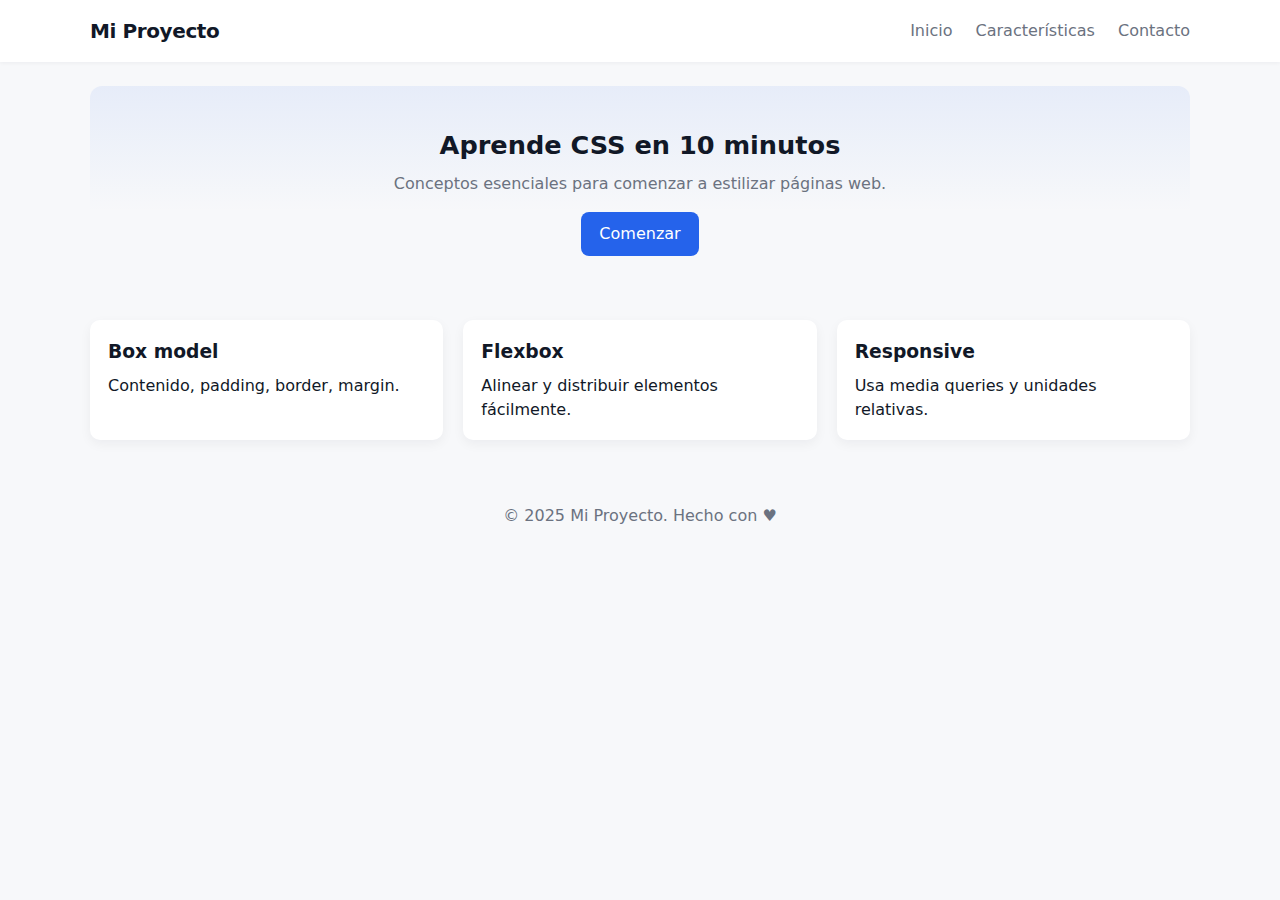
<file: 1/index.html>
<!doctype html>
<html lang="es">
<head>
  <meta charset="utf-8" />
  <meta name="viewport" content="width=device-width, initial-scale=1" />
  <title>Demo CSS — Bases</title>
  <!-- Enlazamos el CSS externo -->
  <link rel="stylesheet" href="styles.css">
</head>
<body>
  <header class="site-header">
    <div class="container">
      <h1 class="brand">Mi Proyecto</h1>
      <nav class="main-nav">
        <a href="#">Inicio</a>
        <a href="#">Características</a>
        <a href="#">Contacto</a>
      </nav>
    </div>
  </header>

  <main class="container">
    <section class="hero">
      <h2>Aprende CSS en 10 minutos</h2>
      <p>Conceptos esenciales para comenzar a estilizar páginas web.</p>
      <a class="btn" href="#">Comenzar</a>
    </section>

    <section class="cards">
      <article class="card">
        <h3>Box model</h3>
        <p>Contenido, padding, border, margin.</p>
      </article>
      <article class="card">
        <h3>Flexbox</h3>
        <p>Alinear y distribuir elementos fácilmente.</p>
      </article>
      <article class="card">
        <h3>Responsive</h3>
        <p>Usa media queries y unidades relativas.</p>
      </article>
    </section>
  </main>

  <footer class="site-footer">
    <div class="container">
      <p>© 2025 Mi Proyecto. Hecho con ♥</p>
    </div>
  </footer>
</body>
</html>
</file>
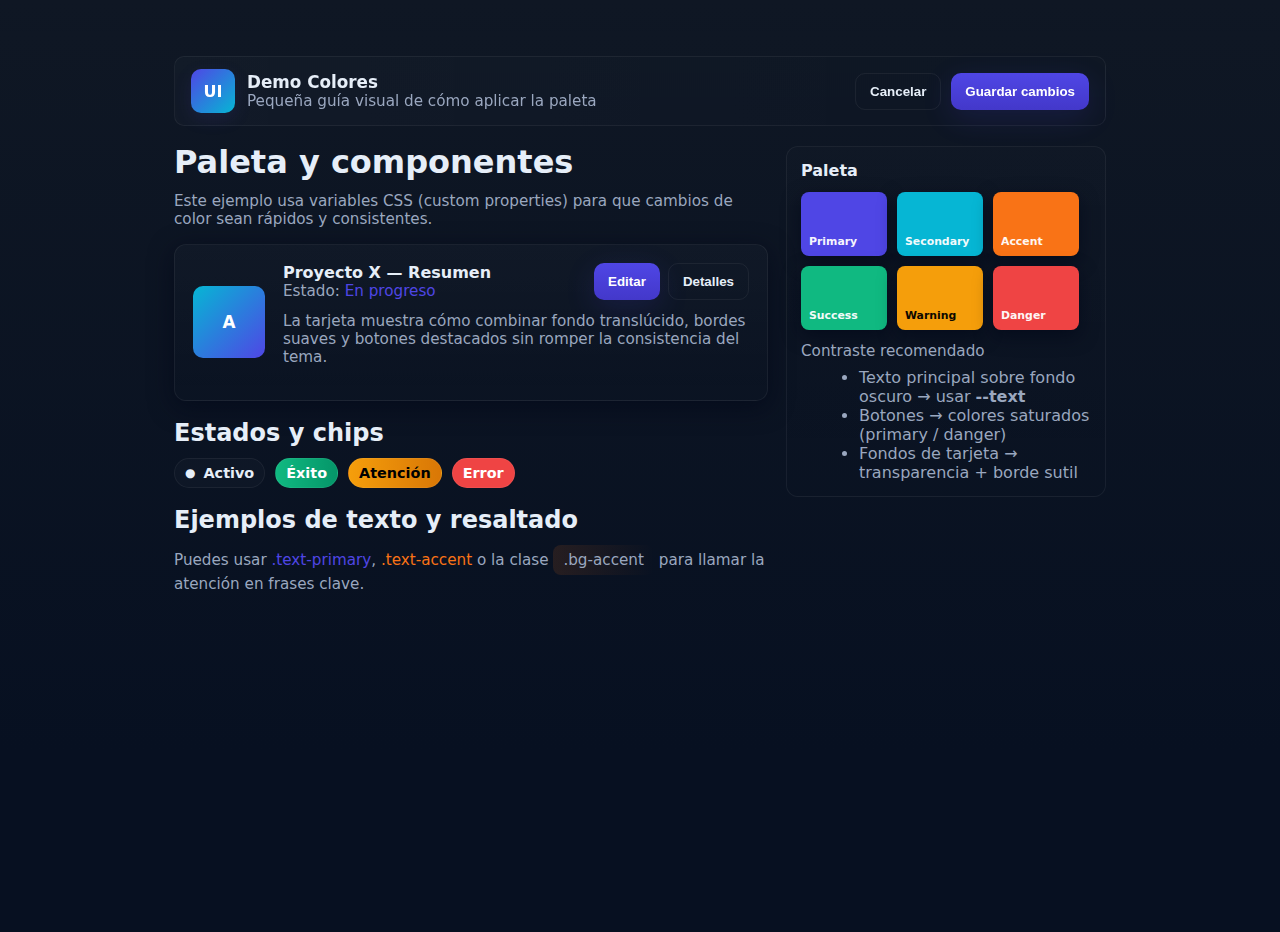
<file: 2/index.html>
<!doctype html>
<html lang="es">
<head>
  <meta charset="utf-8" />
  <meta name="viewport" content="width=device-width,initial-scale=1" />
  <title>Demo — Paleta de colores con CSS</title>
  <style>
    /* ---------------------------
       Variables de color (tema)
       --------------------------- */
    :root{
      /* Tonos principales */
      --bg:  #0f1724;   /* fondo oscuro */
      --surface: #0b1220;
      --text: #e6eef8;
      --muted: #9aa7bf;

      /* Paleta */
      --primary: #4f46e5;   /* índigo */
      --primary-600: #4338ca;
      --secondary: #06b6d4; /* cyan */
      --accent: #f97316;    /* naranja */

      /* Estados */
      --success: #10b981;
      --warning: #f59e0b;
      --danger:  #ef4444;

      /* Neutros para tarjetas / borders */
      --card: #0f1724;
      --border: rgba(255,255,255,0.06);
    }

    /* ---------------------------
       Reset y utilidades básicas
       --------------------------- */
    * { box-sizing: border-box; }
    html,body { height:100%; margin:0; font-family: "Inter", system-ui, -apple-system, "Segoe UI", Roboto, "Helvetica Neue", Arial; background: linear-gradient(180deg,var(--bg), #071021 80%); color:var(--text); -webkit-font-smoothing:antialiased; }
    .container{ max-width:980px; margin:32px auto; padding:24px; }

    h1,h2{ margin:0 0 12px 0; line-height:1.05; }
    p{ color:var(--muted); margin:0 0 16px 0; }

    /* ---------------------------
       Barra superior (ejemplo UI)
       --------------------------- */
    .topbar{
      display:flex; align-items:center; justify-content:space-between;
      padding:12px 16px; border-radius:10px;
      background: linear-gradient(90deg, rgba(255,255,255,0.02), transparent);
      border: 1px solid var(--border);
      margin-bottom:20px;
      backdrop-filter: blur(6px);
    }
    .brand{ display:flex; align-items:center; gap:12px; }
    .logo{
      width:44px; height:44px; border-radius:10px;
      background: linear-gradient(135deg, var(--primary), var(--secondary));
      display:flex; align-items:center; justify-content:center;
      font-weight:700; color:white; box-shadow: 0 6px 18px rgba(79,70,229,0.12);
    }

    /* ---------------------------
       Tarjeta (card) ejemplo
       --------------------------- */
    .card{
      background: linear-gradient(180deg, rgba(255,255,255,0.02), transparent);
      border:1px solid var(--border);
      padding:18px; border-radius:12px;
      box-shadow: 0 6px 24px rgba(2,6,23,0.6);
      display:flex; gap:18px; align-items:center;
    }
    .card .info{ flex:1; }
    .muted { color:var(--muted); font-size:0.95rem; }

    /* ---------------------------
       Botones con estado + hover
       --------------------------- */
    .btn{
      display:inline-flex; gap:8px; align-items:center; justify-content:center;
      padding:10px 14px; border-radius:10px; cursor:pointer;
      border:0; font-weight:600; color:white; transition: transform .12s ease, box-shadow .12s;
      user-select:none;
    }
    .btn:active{ transform:translateY(1px); }

    .btn-primary{
      background: linear-gradient(180deg, var(--primary), var(--primary-600));
      box-shadow: 0 8px 30px rgba(79,70,229,0.16);
    }
    .btn-primary:hover{ filter:brightness(1.05); }

    .btn-ghost{
      background:transparent; border:1px solid var(--border); color:var(--text);
    }
    .btn-danger{ background: linear-gradient(180deg, var(--danger), #c0392b); }

    /* ---------------------------
       Color utilities (rápidas)
       --------------------------- */
    .text-primary{ color:var(--primary); }
    .text-accent{ color:var(--accent); }
    .bg-accent{ background: linear-gradient(90deg, rgba(249,115,22,0.12), transparent); padding:6px 10px; border-radius:8px; display:inline-block; }

    /* ---------------------------
       Pequeñas tarjetas de etiqueta
       --------------------------- */
    .chip{
      display:inline-flex; gap:8px; align-items:center; padding:6px 10px; border-radius:999px; font-weight:600; font-size:0.9rem;
      background: rgba(255,255,255,0.02); border:1px solid var(--border);
    }

    /* ---------------------------
       Accesibilidad: foco visible
       --------------------------- */
    .btn:focus, .chip:focus, a:focus { outline: 3px solid rgba(79,70,229,0.18); outline-offset: 3px; }

    /* ---------------------------
       Grid responsive pequeño
       --------------------------- */
    .grid{ display:grid; grid-template-columns: 1fr 320px; gap:18px; margin-top:18px; }
    @media (max-width:820px){ .grid{ grid-template-columns:1fr; } }

    /* ---------------------------
       Muestra de paleta
       --------------------------- */
    .palette{ display:flex; gap:10px; align-items:center; flex-wrap:wrap; margin-top:12px; }
    .swatch{ width:86px; height:64px; border-radius:8px; display:flex; align-items:flex-end; padding:8px; color:white; font-weight:700; font-size:0.8rem; box-shadow: 0 6px 18px rgba(2,6,23,0.6); }
    .swatch small{ font-weight:600; font-size:0.68rem; opacity:0.95; }

  </style>
</head>
<body>
  <div class="container">
    <div class="topbar" role="banner">
      <div class="brand">
        <div class="logo">UI</div>
        <div>
          <div style="font-weight:800; font-size:1.05rem;">Demo Colores</div>
          <div class="muted">Pequeña guía visual de cómo aplicar la paleta</div>
        </div>
      </div>

      <div style="display:flex; gap:10px;">
        <button class="btn btn-ghost">Cancelar</button>
        <button class="btn btn-primary">Guardar cambios</button>
      </div>
    </div>

    <div class="grid">
      <!-- contenido principal -->
      <section>
        <h1>Paleta y componentes</h1>
        <p class="muted">Este ejemplo usa variables CSS (custom properties) para que cambios de color sean rápidos y consistentes.</p>

        <div class="card" aria-label="Resumen">
          <div style="width:72px; height:72px; border-radius:10px; background:linear-gradient(135deg,var(--secondary),var(--primary)); display:flex; align-items:center; justify-content:center; font-weight:800; color:white; font-size:1.05rem;">A</div>
          <div class="info">
            <div style="display:flex; align-items:center; justify-content:space-between;">
              <div>
                <div style="font-weight:800; font-size:1rem;">Proyecto X — Resumen</div>
                <div class="muted">Estado: <span class="text-primary">En progreso</span></div>
              </div>
              <div style="display:flex; gap:8px;">
                <button class="btn btn-primary">Editar</button>
                <button class="btn btn-ghost">Detalles</button>
              </div>
            </div>
            <p class="muted" style="margin-top:12px;">La tarjeta muestra cómo combinar fondo translúcido, bordes suaves y botones destacados sin romper la consistencia del tema.</p>
          </div>
        </div>

        <h2 style="margin-top:20px;">Estados y chips</h2>
        <div style="display:flex; gap:10px; align-items:center; flex-wrap:wrap;">
          <span class="chip" role="note"><small>●</small> Activo</span>
          <span class="chip" style="background:linear-gradient(90deg,var(--success), #059669); color:white;">Éxito</span>
          <span class="chip" style="background:linear-gradient(90deg,var(--warning), #d97706); color:black;">Atención</span>
          <span class="chip" style="background:linear-gradient(90deg,var(--danger), #ef4444); color:white;">Error</span>
        </div>

        <h2 style="margin-top:20px;">Ejemplos de texto y resaltado</h2>
        <p class="muted">Puedes usar <span class="text-primary">.text-primary</span>, <span class="text-accent">.text-accent</span> o la clase <span class="bg-accent">.bg-accent</span> para llamar la atención en frases clave.</p>
      </section>

      <!-- columna lateral: paleta -->
      <aside>
        <div style="border-radius:12px; padding:14px; border:1px solid var(--border); background: linear-gradient(180deg, rgba(255,255,255,0.01), transparent);">
          <div style="font-weight:800; margin-bottom:8px;">Paleta</div>
          <div class="palette" aria-hidden="true">
            <div class="swatch" style="background:var(--primary)"><small>Primary</small></div>
            <div class="swatch" style="background:var(--secondary)"><small>Secondary</small></div>
            <div class="swatch" style="background:var(--accent)"><small>Accent</small></div>
            <div class="swatch" style="background:var(--success)"><small>Success</small></div>
            <div class="swatch" style="background:var(--warning); color:black"><small>Warning</small></div>
            <div class="swatch" style="background:var(--danger)"><small>Danger</small></div>
          </div>

          <div style="margin-top:12px;">
            <div class="muted">Contraste recomendado</div>
            <ul style="margin:8px 0 0 18px; color:var(--muted)">
              <li>Texto principal sobre fondo oscuro → usar <strong>--text</strong></li>
              <li>Botones → colores saturados (primary / danger)</li>
              <li>Fondos de tarjeta → transparencia + borde sutil</li>
            </ul>
          </div>

        </div>
      </aside>
    </div>
  </div>
</body>
</html>
</file>
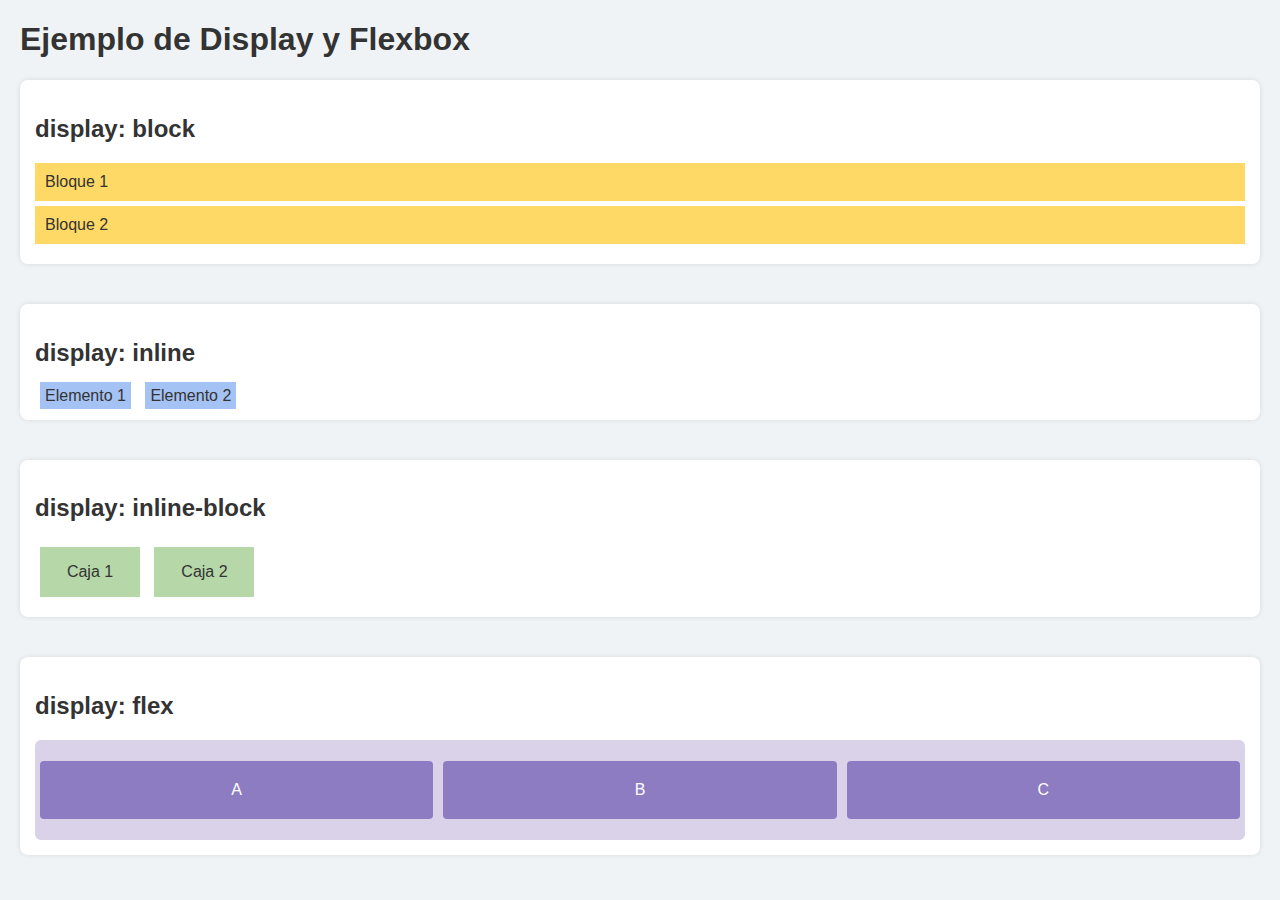
<file: 3/index.html>
<!DOCTYPE html>
<html lang="es">
<head>
  <meta charset="UTF-8">
  <meta name="viewport" content="width=device-width, initial-scale=1.0">
  <title>Ejemplo de Display y Flexbox</title>
  <link rel="stylesheet" href="styles.css">
</head>
<body>
  <h1>Ejemplo de Display y Flexbox</h1>

  <section class="bloques">
    <h2>display: block</h2>
    <div class="bloque">Bloque 1</div>
    <div class="bloque">Bloque 2</div>
  </section>

  <section class="en-linea">
    <h2>display: inline</h2>
    <span class="inline">Elemento 1</span>
    <span class="inline">Elemento 2</span>
  </section>

  <section class="en-linea-bloque">
    <h2>display: inline-block</h2>
    <div class="inline-block">Caja 1</div>
    <div class="inline-block">Caja 2</div>
  </section>

  <section class="flexbox">
    <h2>display: flex</h2>
    <div class="contenedor-flex">
      <div class="item">A</div>
      <div class="item">B</div>
      <div class="item">C</div>
    </div>
  </section>
</body>
</html>
</file>
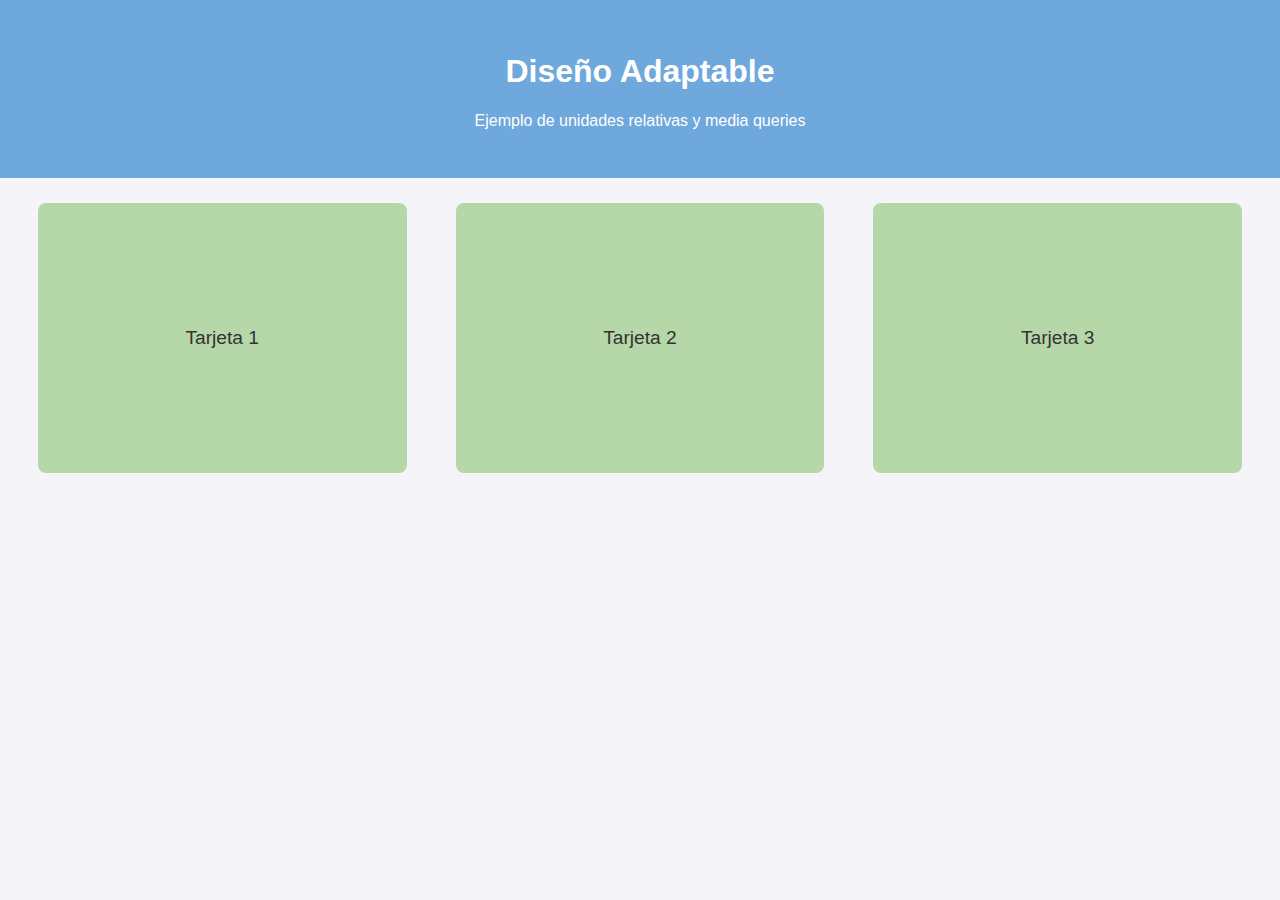
<file: 4/index.html>
<!DOCTYPE html>
<html lang="es">
<head>
  <meta charset="UTF-8">
  <meta name="viewport" content="width=device-width, initial-scale=1.0">
  <title>Diseño Adaptable con CSS</title>
  <link rel="stylesheet" href="styles.css">
</head>
<body>
  <header>
    <h1>Diseño Adaptable</h1>
    <p>Ejemplo de unidades relativas y media queries</p>
  </header>

  <main class="contenedor">
    <section class="tarjeta">Tarjeta 1</section>
    <section class="tarjeta">Tarjeta 2</section>
    <section class="tarjeta">Tarjeta 3</section>
  </main>
</body>
</html>
</file>
<file: 3/styles.css>
body {
  font-family: Arial, sans-serif;
  margin: 20px;
  background-color: #f0f3f5;
  color: #333;
}

/* Secciones */
section {
  margin-bottom: 40px;
  padding: 15px;
  border-radius: 8px;
  background: #fff;
  box-shadow: 0 0 5px rgba(0,0,0,0.1);
}

/* Ejemplo block */
.bloque {
  display: block;
  background-color: #ffd966;
  margin: 5px 0;
  padding: 10px;
}

/* Ejemplo inline */
.inline {
  display: inline;
  background-color: #a4c2f4;
  padding: 5px;
  margin: 5px;
}

/* Ejemplo inline-block */
.inline-block {
  display: inline-block;
  background-color: #b6d7a8;
  width: 100px;
  height: 50px;
  margin: 5px;
  text-align: center;
  line-height: 50px;
}

/* Ejemplo flex */
.contenedor-flex {
  display: flex;
  justify-content: space-around;
  align-items: center;
  background-color: #d9d2e9;
  height: 100px;
  border-radius: 6px;
}

.item {
  background-color: #8e7cc3;
  color: white;
  padding: 20px;
  border-radius: 4px;
  flex: 1;
  margin: 5px;
  text-align: center;
}
</file>
<file: 4/styles.css>
/* Variables base */
:root {
  font-size: 16px; /* Base para rem */
}

body {
  font-family: Arial, sans-serif;
  margin: 0;
  background-color: #f4f4f9;
  color: #333;
}

/* Encabezado con unidades relativas */
header {
  text-align: center;
  padding: 2rem;
  background-color: #6fa8dc;
  color: white;
}

h1 {
  font-size: 2rem; /* Escala con la raíz */
}

p {
  font-size: 1rem;
}

/* Contenedor flexible */
.contenedor {
  display: flex;
  justify-content: space-around;
  flex-wrap: wrap;
  padding: 2vw;
  gap: 2%;
}

/* Tarjetas adaptables */
.tarjeta {
  background-color: #b6d7a8;
  width: 30%;
  height: 30vh;
  border-radius: 8px;
  text-align: center;
  line-height: 30vh;
  font-size: 1.2em; /* Escala con el tamaño del texto del contenedor */
  transition: transform 0.3s ease;
}

.tarjeta:hover {
  transform: scale(1.05);
}

/* 🌐 Diseño adaptable con media query */
@media (max-width: 600px) {
  .contenedor {
    flex-direction: column;
    align-items: center;
  }

  .tarjeta {
    width: 80%;
    height: 20vh;
    font-size: 1rem;
  }

  header {
    padding: 1.5rem;
    background-color: #3d85c6;
  }
}
</file>
<file: 1/styles.css>
/* 1. Reset / base recomendado */
* {
  box-sizing: border-box; /* hace width más intuitivo */
  margin: 0;
  padding: 0;
}

/* 2. Variables CSS para mantener consistencia */
:root{
  --bg: #f7f8fa;
  --white: #ffffff;
  --accent: #2563eb; /* azul */
  --muted: #6b7280;
  --container-width: 1100px;
  --radius: 12px;
}

/* 3. Tipografía base y cuerpo */
body {
  font-family: system-ui, -apple-system, "Segoe UI", Roboto, "Helvetica Neue", Arial;
  background: var(--bg);
  color: #111827;
  line-height: 1.5;
}

/* 4. Container para centrar contenido con max-width */
.container {
  width: 90%;
  max-width: var(--container-width);
  margin: 0 auto;
}

/* 5. Header */
.site-header {
  background: var(--white);
  box-shadow: 0 1px 4px rgba(16,24,40,0.05);
}
.site-header .container {
  display: flex;
  align-items: center;
  justify-content: space-between;
  padding: 16px 0;
}
.brand {
  font-size: 1.25rem;
  letter-spacing: -0.02em;
}
.main-nav a{
  margin-left: 18px;
  text-decoration: none;
  color: var(--muted);
  font-weight: 500;
}
.main-nav a:hover {
  color: var(--accent);
}

/* 6. Hero */
.hero {
  background: linear-gradient(180deg, rgba(37,99,235,0.08), transparent 60%);
  padding: 40px;
  border-radius: var(--radius);
  margin: 24px 0;
  text-align: center;
}
.hero h2 {
  margin-bottom: 8px;
  font-size: 1.6rem;
}
.hero p {
  margin-bottom: 16px;
  color: var(--muted);
}

/* 7. Botón con transición */
.btn {
  display: inline-block;
  padding: 10px 18px;
  background: var(--accent);
  color: white;
  text-decoration: none;
  border-radius: 8px;
  transition: transform 0.18s ease, box-shadow 0.18s ease;
}
.btn:hover {
  transform: translateY(-4px);
  box-shadow: 0 8px 20px rgba(37,99,235,0.18);
}

/* 8. Cards con Flexbox */
.cards {
  display: flex;
  gap: 20px; /* separa las cards */
  margin-bottom: 40px;
}
.card {
  background: var(--white);
  padding: 18px;
  border-radius: 10px;
  flex: 1; /* cada card ocupa espacio igual */
  box-shadow: 0 4px 12px rgba(16,24,40,0.05);
}
.card h3 {
  margin-bottom: 8px;
}

/* 9. Footer */
.site-footer {
  text-align: center;
  padding: 24px 0;
  color: var(--muted);
}

/* 10. Responsive: en pantallas pequeñas apilamos las cards */
@media (max-width: 720px) {
  .cards {
    flex-direction: column;
  }
  .main-nav {
    display: none; /* ejemplo simple: ocultar nav en móvil (puedes mejorar con un menú) */
  }
}
</file>
